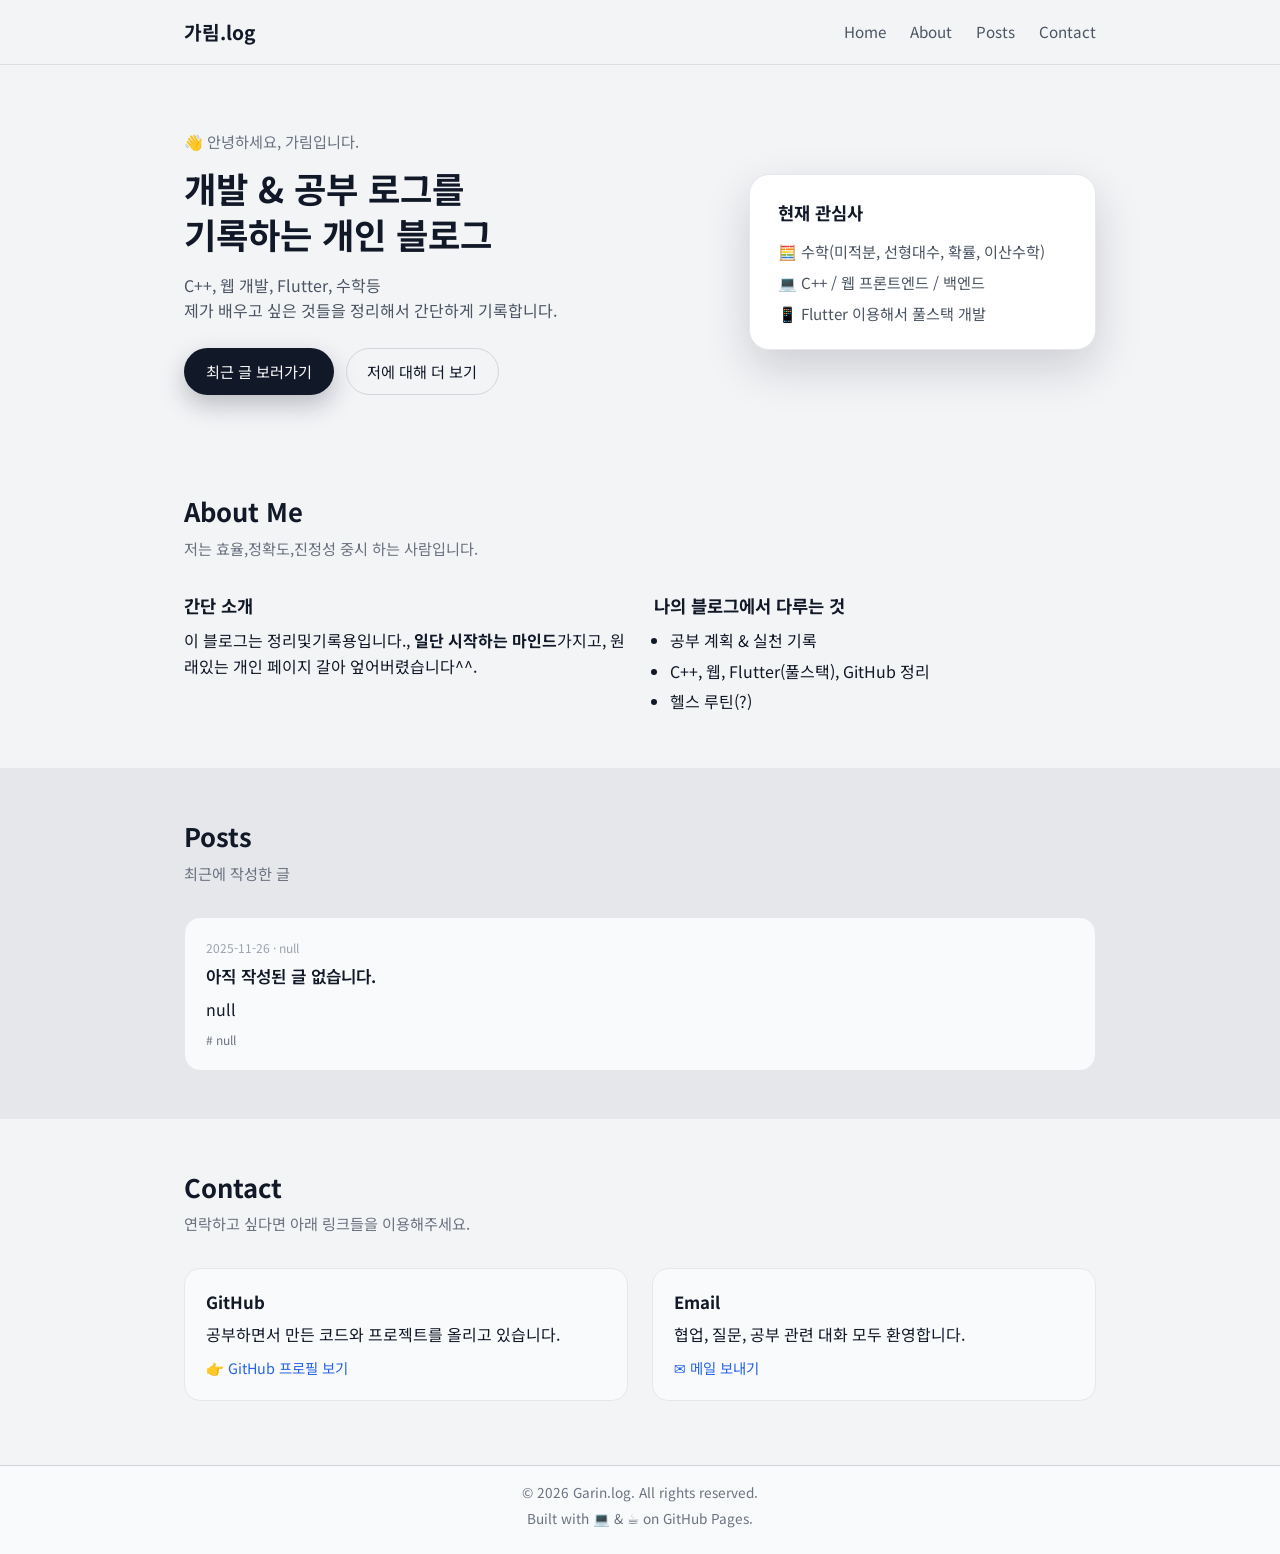
<file: index.html>
<!DOCTYPE html>
<html lang="ko">
<head>
    <meta charset="UTF-8">
    <title>고가림 | Personal Blog</title>
    <meta name="viewport" content="width=device-width, initial-scale=1.0">
    <meta name="description" content="고가림의 개발·공부 기록 블로그입니다.">
    <link rel="stylesheet" href="indexstyle.css">

    <!-- 구글 폰트 (선택) -->
    <link rel="preconnect" href="https://fonts.googleapis.com">
    <link rel="preconnect" href="https://fonts.gstatic.com" crossorigin>
    <link href="https://fonts.googleapis.com/css2?family=Noto+Sans+KR:wght@300;400;500;700&display=swap" rel="stylesheet">
</head>
<body>
<header class="site-header">
    <div class="container nav-container">
        <div class="logo">
            <a href="#home">가림.log</a>
        </div>
        <nav class="nav">
            <a href="#home">Home</a>
            <a href="about.html">About</a>
            <a href="#posts">Posts</a>
            <a href="#contact">Contact</a>
        </nav>
    </div>
</header>

<main>
    <!-- Hero 영역 -->
    <section id="home" class="hero">
        <div class="container hero-inner">
            <div class="hero-text">
                <p class="hero-tag">👋 안녕하세요, 가림입니다.</p>
                <h1>개발 & 공부 로그를<br>기록하는 개인 블로그</h1>
                <p class="hero-desc">
                    C++, 웹 개발, Flutter, 수학등<br>
                    제가 배우고 싶은 것들을 정리해서 간단하게 기록합니다.
                </p>
                <div class="hero-actions">
                    <a href="#posts" class="btn primary">최근 글 보러가기</a>
                    <a href="#about" class="btn outline">저에 대해 더 보기</a>
                </div>
            </div>
            <div class="hero-card">
                <h2>현재 관심사</h2>
                <ul>
                    <li>🧮 수학(미적분, 선형대수, 확률, 이산수학)</li>
                    <li>💻 C++ / 웹 프론트엔드 / 백엔드</li>
                    <li>📱 Flutter 이용해서 풀스택 개발</li>
                </ul>
            </div>
        </div>
    </section>

    <!-- About -->
    <section id="about" class="section">
        <div class="container">
            <h2 class="section-title">About Me</h2>
            <p class="section-subtitle">저는 효율,정확도,진정성 중시 하는 사람입니다.</p>
            <div class="about-grid">
                <div>
                    <h3>간단 소개</h3>
                    <p>
                        이 블로그는 정리및기록용입니다.,  
                        <strong>일단 시작하는 마인드</strong>가지고, 원래있는 개인 페이지 갈아 엎어버렸습니다^^. 
                    </p>
                </div>
                <div>
                    <h3>나의 블로그에서 다루는 것</h3>
                    <ul class="bullet-list">
                        <li>공부 계획 & 실천 기록</li>
                        <li>C++, 웹, Flutter(풀스택), GitHub 정리</li>
                        <li>헬스 루틴(?)</li>
                    </ul>
                </div>
            </div>
        </div>
    </section>

    <!-- Posts -->
    <section id="posts" class="section section-alt">
        <div class="container">
            <h2 class="section-title">Posts</h2>
            <p class="section-subtitle">최근에 작성한 글</p>

            <div class="posts-grid" id="posts-container">
                <!-- script.js에서 자동으로 카드가 생성됩니다 -->
            </div>
        </div>
    </section>

    <!-- Contact -->
    <section id="contact" class="section">
        <div class="container">
            <h2 class="section-title">Contact</h2>
            <p class="section-subtitle">연락하고 싶다면 아래 링크들을 이용해주세요.</p>

            <div class="contact-grid">
                <div class="contact-card">
                    <h3>GitHub</h3>
                    <p>공부하면서 만든 코드와 프로젝트를 올리고 있습니다.</p>
                    <a href="https://github.com/gao01java" target="_blank" class="link">
                        👉 GitHub 프로필 보기
                    </a>
                </div>
                <div class="contact-card">
                    <h3>Email</h3>
                    <p>협업, 질문, 공부 관련 대화 모두 환영합니다.</p>
                    <a href="ilovejava@khu.ac.kr" class="link">
                        ✉️ 메일 보내기
                    </a>
                </div>
            </div>
        </div>
    </section>
</main>

<footer class="site-footer">
    <div class="container footer-inner">
        <p>© <span id="year"></span> Garin.log. All rights reserved.</p>
        <p class="footer-small">Built with 💻 & ☕ on GitHub Pages.</p>
    </div>
</footer>

<script src="script.js"></script>
</body>
</html>
</file>
<file: indexstyle.css>
/* 기본 설정 */
* {
    margin: 0;
    padding: 0;
    box-sizing: border-box;
}

body {
    font-family: 'Noto Sans KR', system-ui, -apple-system, BlinkMacSystemFont, sans-serif;
    color: #111827;
    background-color: #f3f4f6;
    line-height: 1.6;
}

/* 공통 컨테이너 */
.container {
    width: 100%;
    max-width: 960px;
    margin: 0 auto;
    padding: 0 1.5rem;
}

/* 헤더 */
.site-header {
    position: sticky;
    top: 0;
    z-index: 10;
    background-color: rgba(243, 244, 246, 0.9);
    backdrop-filter: blur(12px);
    border-bottom: 1px solid rgba(209, 213, 219, 0.7);
}

.nav-container {
    display: flex;
    align-items: center;
    justify-content: space-between;
    height: 64px;
}

.logo a {
    font-weight: 700;
    font-size: 1.2rem;
    text-decoration: none;
    color: #111827;
}

.nav a {
    margin-left: 1.25rem;
    text-decoration: none;
    color: #4b5563;
    font-size: 0.95rem;
    transition: color 0.2s ease;
}

.nav a:hover {
    color: #111827;
}

/* Hero 섹션 */
.hero {
    padding: 4rem 0 3rem;
}

.hero-inner {
    display: grid;
    grid-template-columns: minmax(0, 2fr) minmax(0, 1.3fr);
    gap: 2rem;
    align-items: center;
}

.hero-tag {
    font-size: 0.95rem;
    color: #6b7280;
    margin-bottom: 0.75rem;
}

.hero h1 {
    font-size: 2.2rem;
    line-height: 1.3;
    margin-bottom: 1rem;
}

.hero-desc {
    color: #4b5563;
    margin-bottom: 1.5rem;
}

.hero-actions {
    display: flex;
    gap: 0.75rem;
    flex-wrap: wrap;
}

.btn {
    display: inline-flex;
    align-items: center;
    justify-content: center;
    padding: 0.65rem 1.3rem;
    border-radius: 999px;
    font-size: 0.95rem;
    text-decoration: none;
    cursor: pointer;
    border: 1px solid transparent;
    transition: transform 0.15s ease, box-shadow 0.15s ease, background-color 0.15s ease, color 0.15s ease;
}

.btn.primary {
    background-color: #111827;
    color: #f9fafb;
    box-shadow: 0 10px 25px rgba(15, 23, 42, 0.25);
}

.btn.primary:hover {
    transform: translateY(-1px);
    box-shadow: 0 14px 30px rgba(15, 23, 42, 0.3);
}

.btn.outline {
    border-color: #d1d5db;
    color: #111827;
    background-color: transparent;
}

.btn.outline:hover {
    background-color: #e5e7eb;
}

/* Hero 카드 */
.hero-card {
    background: white;
    border-radius: 1.25rem;
    padding: 1.5rem 1.7rem;
    box-shadow: 0 18px 45px rgba(15, 23, 42, 0.17);
    border: 1px solid #e5e7eb;
}

.hero-card h2 {
    font-size: 1.1rem;
    margin-bottom: 0.75rem;
}

.hero-card ul {
    list-style: none;
    font-size: 0.95rem;
    color: #4b5563;
}

.hero-card li + li {
    margin-top: 0.4rem;
}

/* 공통 섹션 스타일 */
.section {
    padding: 3rem 0;
}

.section-alt {
    background-color: #e5e7eb;
}

.section-title {
    font-size: 1.6rem;
    margin-bottom: 0.25rem;
}

.section-subtitle {
    font-size: 0.95rem;
    color: #6b7280;
    margin-bottom: 2rem;
}

/* About 섹션 */
.about-grid {
    display: grid;
    grid-template-columns: repeat(auto-fit, minmax(260px, 1fr));
    gap: 1.8rem;
    margin-top: 0.5rem;
}

.about-grid h3 {
    font-size: 1.1rem;
    margin-bottom: 0.5rem;
}

.bullet-list {
    padding-left: 1rem;
}

.bullet-list li {
    list-style: disc;
    margin-bottom: 0.3rem;
}

/* Posts 섹션 */
.posts-grid {
    display: grid;
    grid-template-columns: repeat(auto-fit, minmax(260px, 1fr));
    gap: 1.5rem;
}

.post-card {
    background-color: #f9fafb;
    border-radius: 1rem;
    padding: 1.25rem 1.3rem;
    border: 1px solid #e5e7eb;
    transition: transform 0.12s ease, box-shadow 0.12s ease, border-color 0.12s ease;
    cursor: pointer;
}

.post-card:hover {
    transform: translateY(-2px);
    box-shadow: 0 16px 40px rgba(15, 23, 42, 0.18);
    border-color: #d1d5db;
}

.post-meta {
    font-size: 0.75rem;
    color: #9ca3af;
    margin-bottom: 0.4rem;
}

.post-title {
    font-size: 1.05rem;
    font-weight: 600;
    margin-bottom: 0.4rem;
    color: #111827;
}

.post-tags {
    font-size: 0.75rem;
    color: #6b7280;
    margin-top: 0.5rem;
}

/* Contact 섹션 */
.contact-grid {
    display: grid;
    grid-template-columns: repeat(auto-fit, minmax(260px, 1fr));
    gap: 1.5rem;
}

.contact-card {
    background-color: #f9fafb;
    border-radius: 1rem;
    padding: 1.25rem 1.3rem;
    border: 1px solid #e5e7eb;
}

.contact-card h3 {
    font-size: 1.05rem;
    margin-bottom: 0.4rem;
}

.link {
    display: inline-block;
    margin-top: 0.5rem;
    font-size: 0.9rem;
    color: #2563eb;
    text-decoration: none;
}

.link:hover {
    text-decoration: underline;
}

/* 푸터 */
.site-footer {
    border-top: 1px solid #d1d5db;
    background-color: #f9fafb;
    padding: 1rem 0 1.5rem;
    margin-top: 1rem;
    font-size: 0.85rem;
    color: #6b7280;
}

.footer-inner {
    text-align: center;
}

.footer-small {
    margin-top: 0.25rem;
}

/* 반응형 */
@media (max-width: 768px) {
    .hero-inner {
        grid-template-columns: 1fr;
    }

    .hero {
        padding-top: 3rem;
    }

    .nav-container {
        justify-content: space-between;
    }

    .nav a {
        font-size: 0.85rem;
        margin-left: 0.75rem;
    }

    .hero h1 {
        font-size: 1.8rem;
    }
}
</file>
